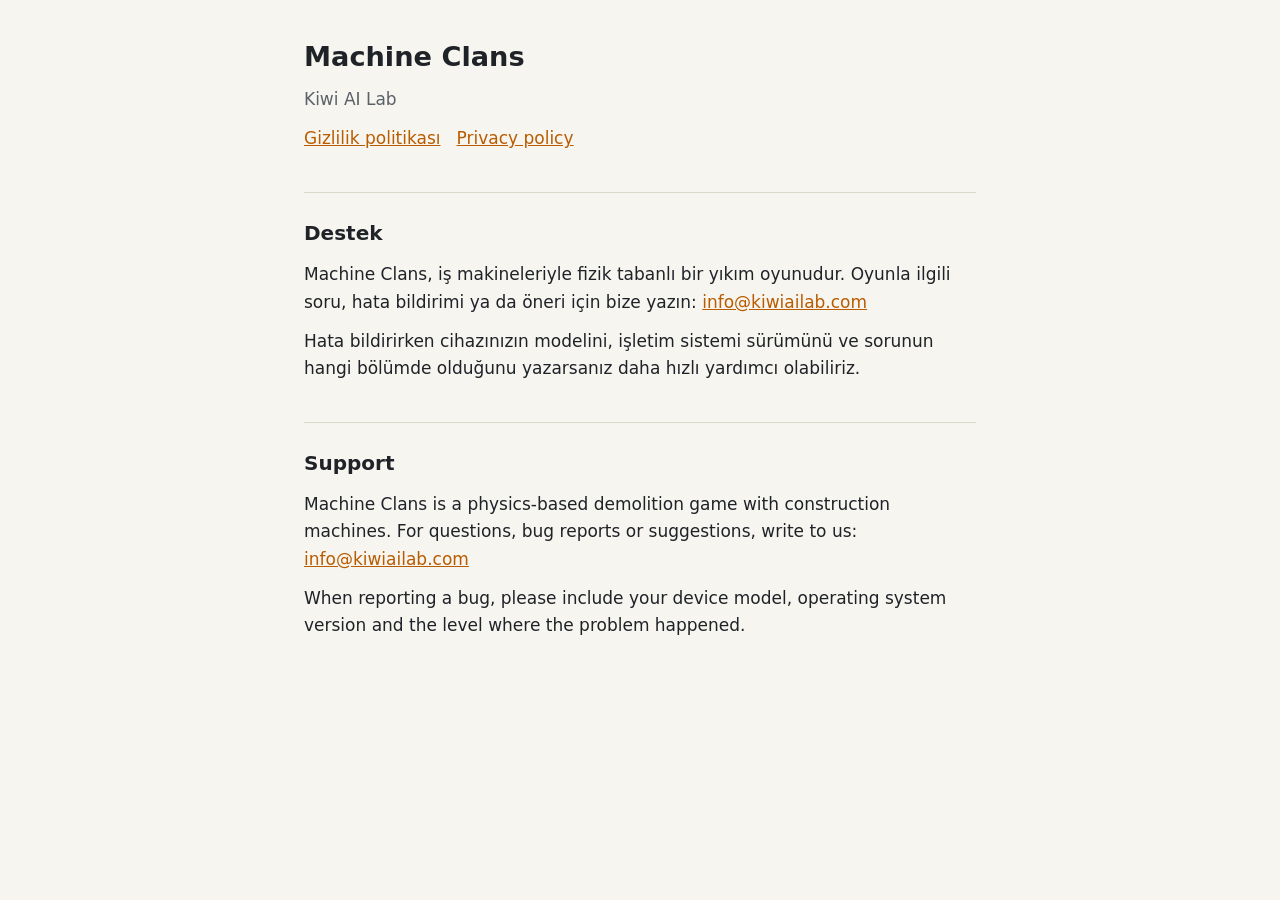
<file: index.html>
<!doctype html>
<html lang="tr">
<head>
<meta charset="utf-8">
<meta name="viewport" content="width=device-width, initial-scale=1">
<title>Machine Clans — Destek / Support</title>
<link rel="stylesheet" href="stil.css">
</head>
<body>
<main>
<h1>Machine Clans</h1>
<p class="soluk">Kiwi AI Lab</p>
<nav><a href="gizlilik.html">Gizlilik politikası</a><a href="gizlilik.html#en">Privacy policy</a></nav>

<h2>Destek</h2>
<p>Machine Clans, iş makineleriyle fizik tabanlı bir yıkım oyunudur. Oyunla ilgili soru, hata bildirimi ya da
öneri için bize yazın: <a href="mailto:info@kiwiailab.com">info@kiwiailab.com</a></p>
<p>Hata bildirirken cihazınızın modelini, işletim sistemi sürümünü ve sorunun hangi bölümde olduğunu yazarsanız
daha hızlı yardımcı olabiliriz.</p>

<h2 id="en" lang="en">Support</h2>
<p lang="en">Machine Clans is a physics-based demolition game with construction machines. For questions, bug
reports or suggestions, write to us: <a href="mailto:info@kiwiailab.com">info@kiwiailab.com</a></p>
<p lang="en">When reporting a bug, please include your device model, operating system version and the level where
the problem happened.</p>
</main>
</body>
</html>
</file>
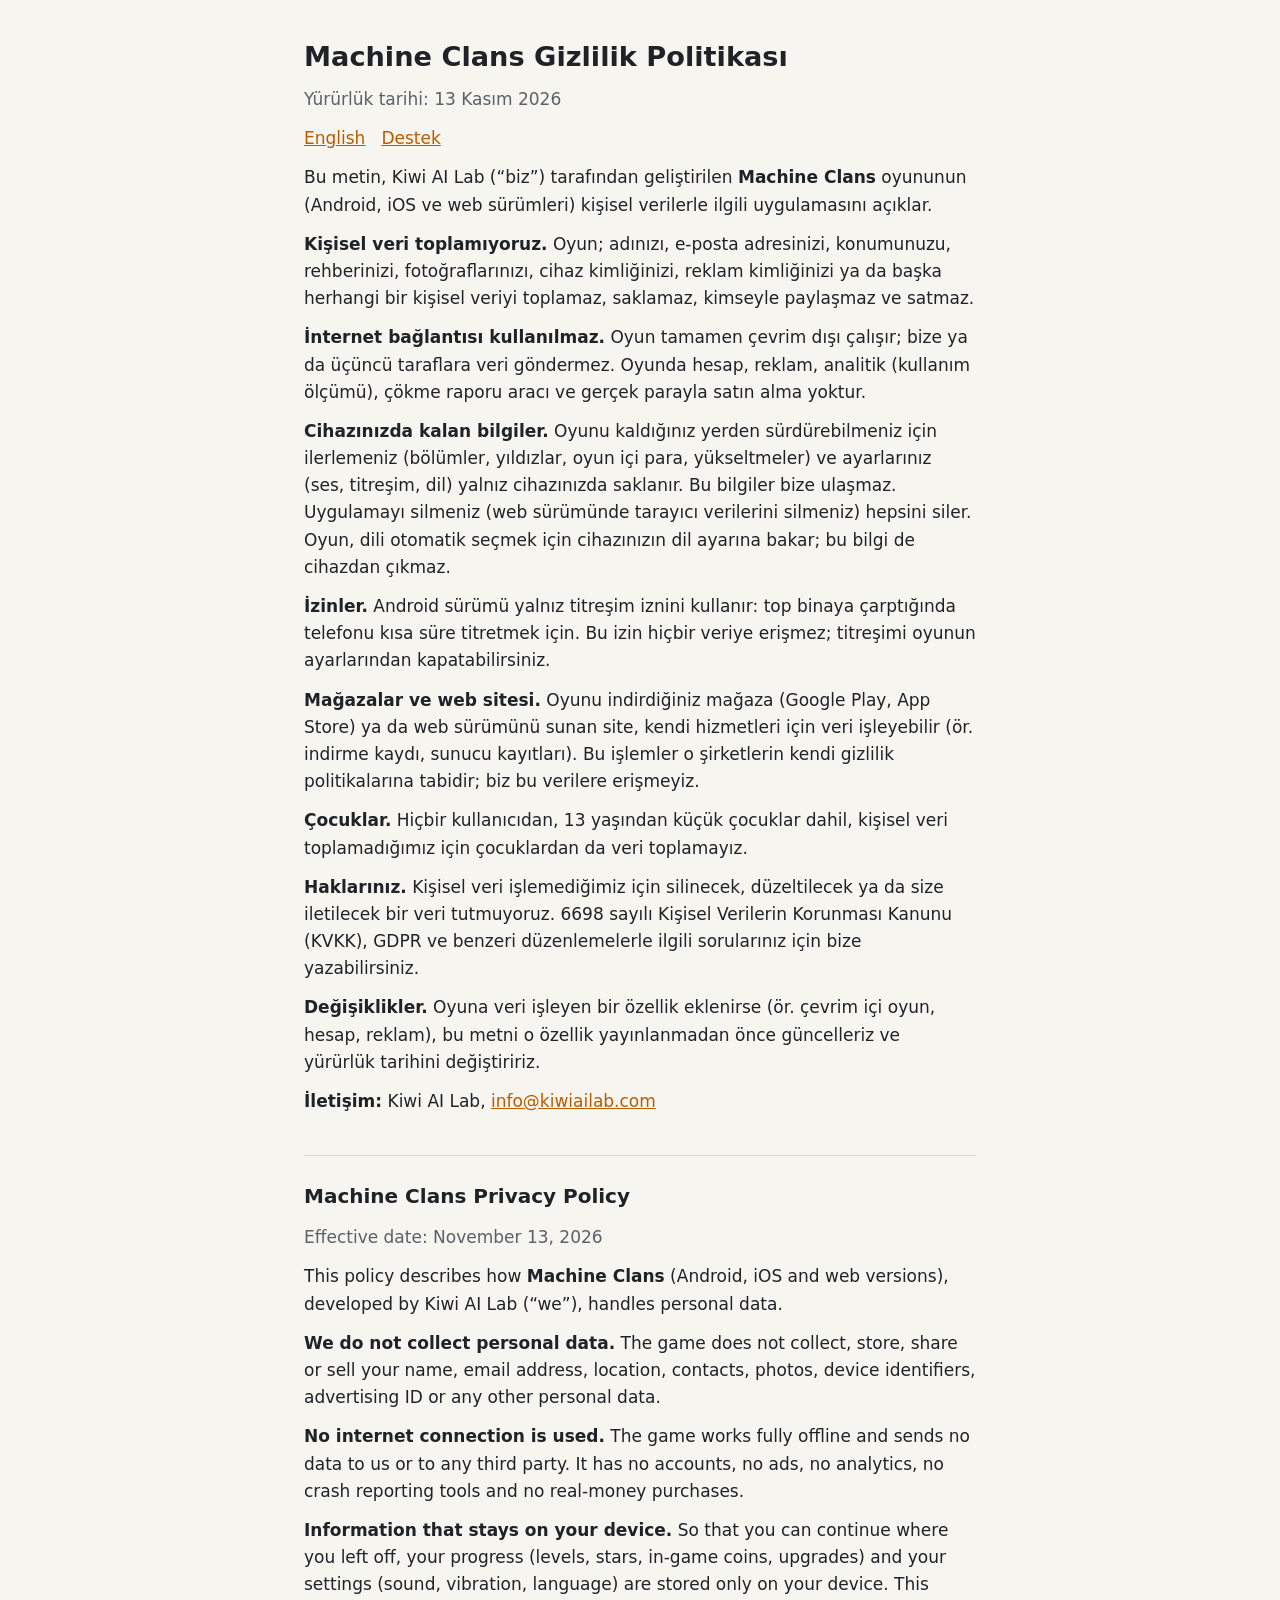
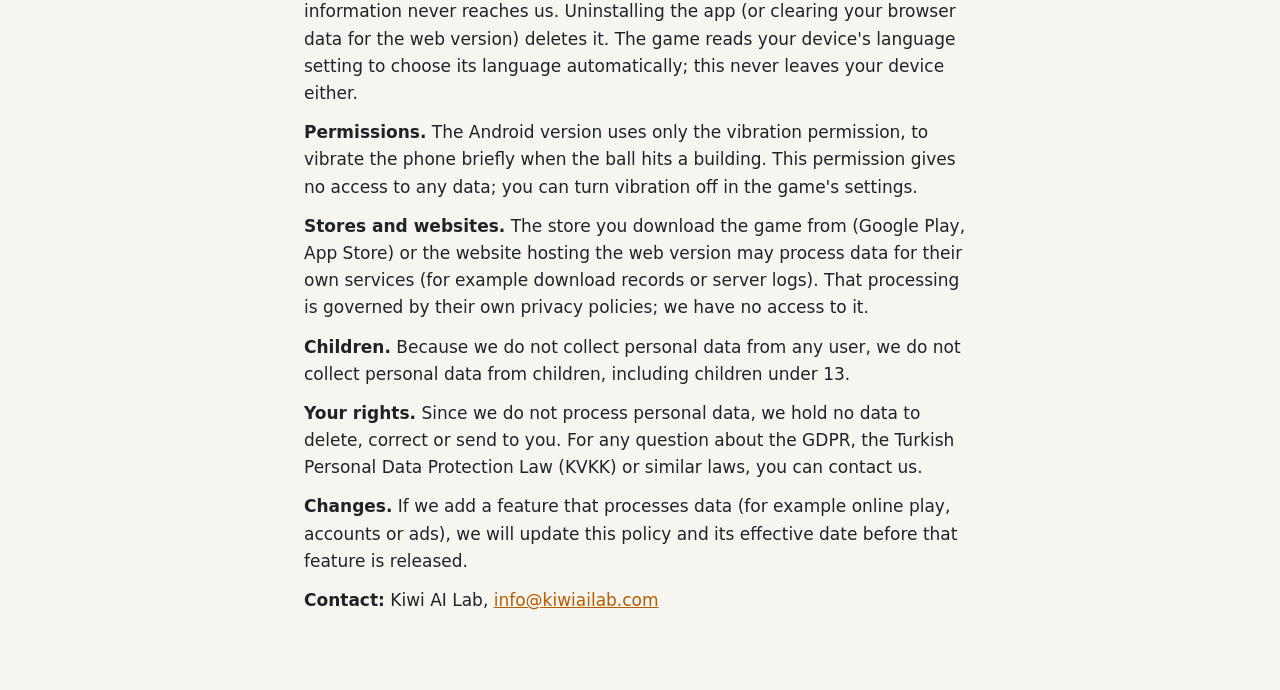
<file: gizlilik.html>
<!doctype html>
<html lang="tr">
<head>
<meta charset="utf-8">
<meta name="viewport" content="width=device-width, initial-scale=1">
<title>Machine Clans — Gizlilik / Privacy</title>
<link rel="stylesheet" href="stil.css">
</head>
<body>
<main>
<!-- Kaynak: MachineClans deposu docs/magaza/gizlilik.md. Metin orada değişir, buraya aynen taşınır. -->
<h1>Machine Clans Gizlilik Politikası</h1>
<p class="soluk">Yürürlük tarihi: 13 Kasım 2026</p>
<nav><a href="#en">English</a><a href="./">Destek</a></nav>

<p>Bu metin, Kiwi AI Lab (“biz”) tarafından geliştirilen <strong>Machine Clans</strong> oyununun (Android, iOS ve
web sürümleri) kişisel verilerle ilgili uygulamasını açıklar.</p>

<p><strong>Kişisel veri toplamıyoruz.</strong> Oyun; adınızı, e-posta adresinizi, konumunuzu, rehberinizi,
fotoğraflarınızı, cihaz kimliğinizi, reklam kimliğinizi ya da başka herhangi bir kişisel veriyi toplamaz, saklamaz,
kimseyle paylaşmaz ve satmaz.</p>

<p><strong>İnternet bağlantısı kullanılmaz.</strong> Oyun tamamen çevrim dışı çalışır; bize ya da üçüncü taraflara
veri göndermez. Oyunda hesap, reklam, analitik (kullanım ölçümü), çökme raporu aracı ve gerçek parayla satın alma
yoktur.</p>

<p><strong>Cihazınızda kalan bilgiler.</strong> Oyunu kaldığınız yerden sürdürebilmeniz için ilerlemeniz (bölümler,
yıldızlar, oyun içi para, yükseltmeler) ve ayarlarınız (ses, titreşim, dil) yalnız cihazınızda saklanır. Bu
bilgiler bize ulaşmaz. Uygulamayı silmeniz (web sürümünde tarayıcı verilerini silmeniz) hepsini siler. Oyun, dili
otomatik seçmek için cihazınızın dil ayarına bakar; bu bilgi de cihazdan çıkmaz.</p>

<p><strong>İzinler.</strong> Android sürümü yalnız titreşim iznini kullanır: top binaya çarptığında telefonu kısa
süre titretmek için. Bu izin hiçbir veriye erişmez; titreşimi oyunun ayarlarından kapatabilirsiniz.</p>

<p><strong>Mağazalar ve web sitesi.</strong> Oyunu indirdiğiniz mağaza (Google Play, App Store) ya da web sürümünü
sunan site, kendi hizmetleri için veri işleyebilir (ör. indirme kaydı, sunucu kayıtları). Bu işlemler o şirketlerin
kendi gizlilik politikalarına tabidir; biz bu verilere erişmeyiz.</p>

<p><strong>Çocuklar.</strong> Hiçbir kullanıcıdan, 13 yaşından küçük çocuklar dahil, kişisel veri toplamadığımız
için çocuklardan da veri toplamayız.</p>

<p><strong>Haklarınız.</strong> Kişisel veri işlemediğimiz için silinecek, düzeltilecek ya da size iletilecek bir
veri tutmuyoruz. 6698 sayılı Kişisel Verilerin Korunması Kanunu (KVKK), GDPR ve benzeri düzenlemelerle ilgili
sorularınız için bize yazabilirsiniz.</p>

<p><strong>Değişiklikler.</strong> Oyuna veri işleyen bir özellik eklenirse (ör. çevrim içi oyun, hesap, reklam),
bu metni o özellik yayınlanmadan önce güncelleriz ve yürürlük tarihini değiştiririz.</p>

<p><strong>İletişim:</strong> Kiwi AI Lab, <a href="mailto:info@kiwiailab.com">info@kiwiailab.com</a></p>

<div lang="en">
<h2 id="en">Machine Clans Privacy Policy</h2>
<p class="soluk">Effective date: November 13, 2026</p>

<p>This policy describes how <strong>Machine Clans</strong> (Android, iOS and web versions), developed by Kiwi AI
Lab (“we”), handles personal data.</p>

<p><strong>We do not collect personal data.</strong> The game does not collect, store, share or sell your name,
email address, location, contacts, photos, device identifiers, advertising ID or any other personal data.</p>

<p><strong>No internet connection is used.</strong> The game works fully offline and sends no data to us or to any
third party. It has no accounts, no ads, no analytics, no crash reporting tools and no real-money purchases.</p>

<p><strong>Information that stays on your device.</strong> So that you can continue where you left off, your
progress (levels, stars, in-game coins, upgrades) and your settings (sound, vibration, language) are stored only on
your device. This information never reaches us. Uninstalling the app (or clearing your browser data for the web
version) deletes it. The game reads your device's language setting to choose its language automatically; this
never leaves your device either.</p>

<p><strong>Permissions.</strong> The Android version uses only the vibration permission, to vibrate the phone
briefly when the ball hits a building. This permission gives no access to any data; you can turn vibration off in
the game's settings.</p>

<p><strong>Stores and websites.</strong> The store you download the game from (Google Play, App Store) or the
website hosting the web version may process data for their own services (for example download records or server
logs). That processing is governed by their own privacy policies; we have no access to it.</p>

<p><strong>Children.</strong> Because we do not collect personal data from any user, we do not collect personal
data from children, including children under 13.</p>

<p><strong>Your rights.</strong> Since we do not process personal data, we hold no data to delete, correct or send
to you. For any question about the GDPR, the Turkish Personal Data Protection Law (KVKK) or similar laws, you can
contact us.</p>

<p><strong>Changes.</strong> If we add a feature that processes data (for example online play, accounts or ads), we
will update this policy and its effective date before that feature is released.</p>

<p><strong>Contact:</strong> Kiwi AI Lab, <a href="mailto:info@kiwiailab.com">info@kiwiailab.com</a></p>
</div>
</main>
</body>
</html>
</file>
<file: stil.css>
:root {
  --zemin: #f7f5f0;
  --metin: #1f2328;
  --soluk: #5b6168;
  --vurgu: #b85c00;
  --cizgi: #ddd8cc;
  color-scheme: light dark;
}
@media (prefers-color-scheme: dark) {
  :root {
    --zemin: #16181b;
    --metin: #e6e6e3;
    --soluk: #a0a4a8;
    --vurgu: #f0a24a;
    --cizgi: #33373c;
  }
}
* { box-sizing: border-box; }
body {
  margin: 0;
  background: var(--zemin);
  color: var(--metin);
  font: 17px/1.6 system-ui, -apple-system, "Segoe UI", Roboto, sans-serif;
}
main { max-width: 44rem; margin: 0 auto; padding: 2.5rem 1rem 4rem; }
h1 { font-size: 1.7rem; line-height: 1.25; margin: 0 0 .25rem; }
h2 { font-size: 1.25rem; margin: 2.5rem 0 .5rem; padding-top: 1.5rem; border-top: 1px solid var(--cizgi); }
p { margin: .75rem 0; }
.soluk { color: var(--soluk); }
a { color: var(--vurgu); }
nav { margin: .5rem 0 0; }
nav a { margin-right: 1rem; }
</file>
